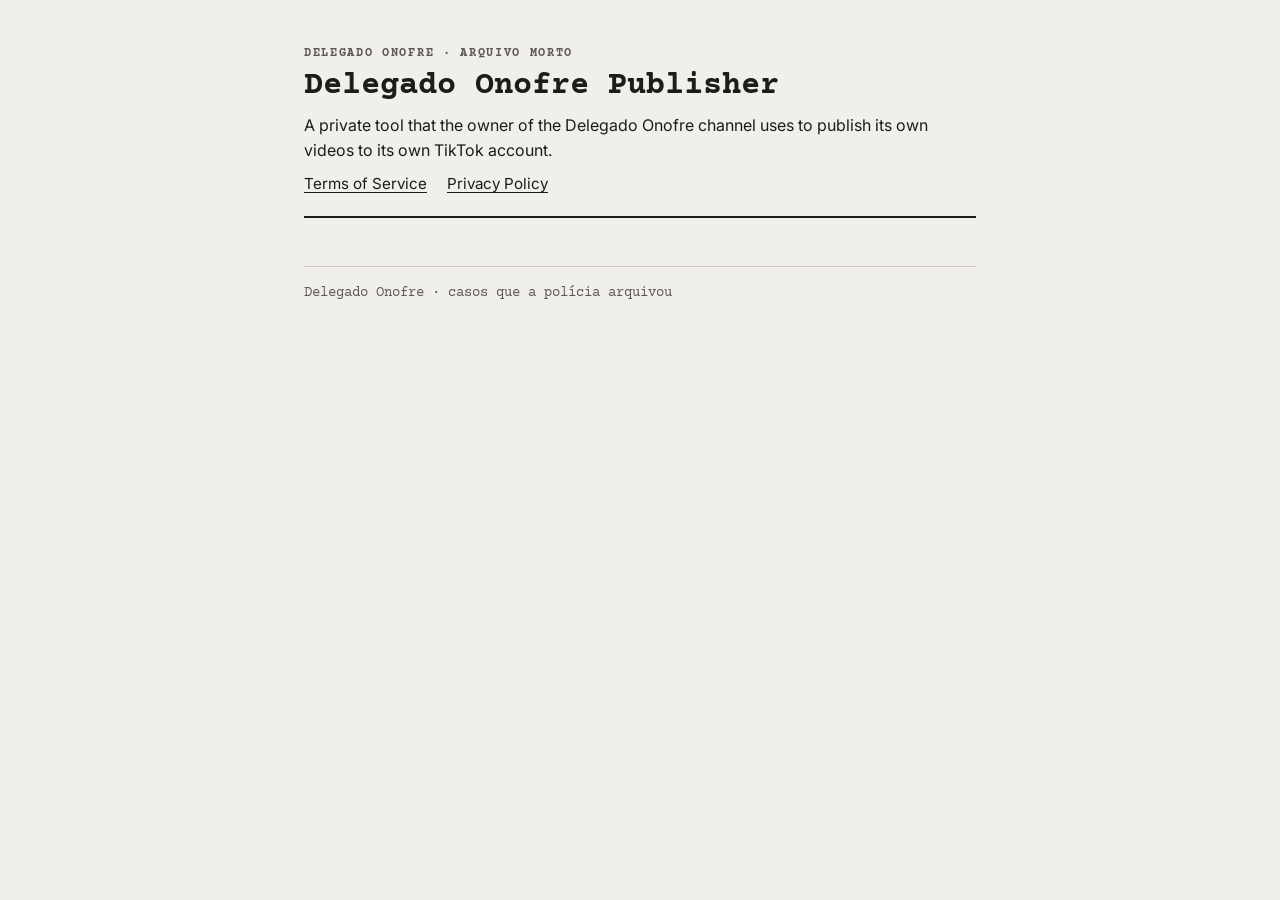
<file: index.html>
<!doctype html>
<html lang="en">
<head>
<meta charset="utf-8">
<meta name="viewport" content="width=device-width,initial-scale=1">
<title>Delegado Onofre Publisher</title>
<link rel="stylesheet" href="https://fonts.googleapis.com/css2?family=Courier+Prime:wght@400;700&family=Inter:wght@400;600&display=swap">
<link rel="stylesheet" href="style.css">
</head>
<body>
<div class="wrap">
  <header>
    <span class="kicker">Delegado Onofre · Arquivo Morto</span>
    <h1>Delegado Onofre Publisher</h1>
    <p>A private tool that the owner of the Delegado Onofre channel uses to publish its own videos to its own TikTok account.</p>
    <nav aria-label="Pages">
      <a href="terms.html">Terms of Service</a>
      <a href="privacy.html">Privacy Policy</a>
    </nav>
  </header>
  <footer>Delegado Onofre · casos que a polícia arquivou</footer>
</div>
</body>
</html>
</file>
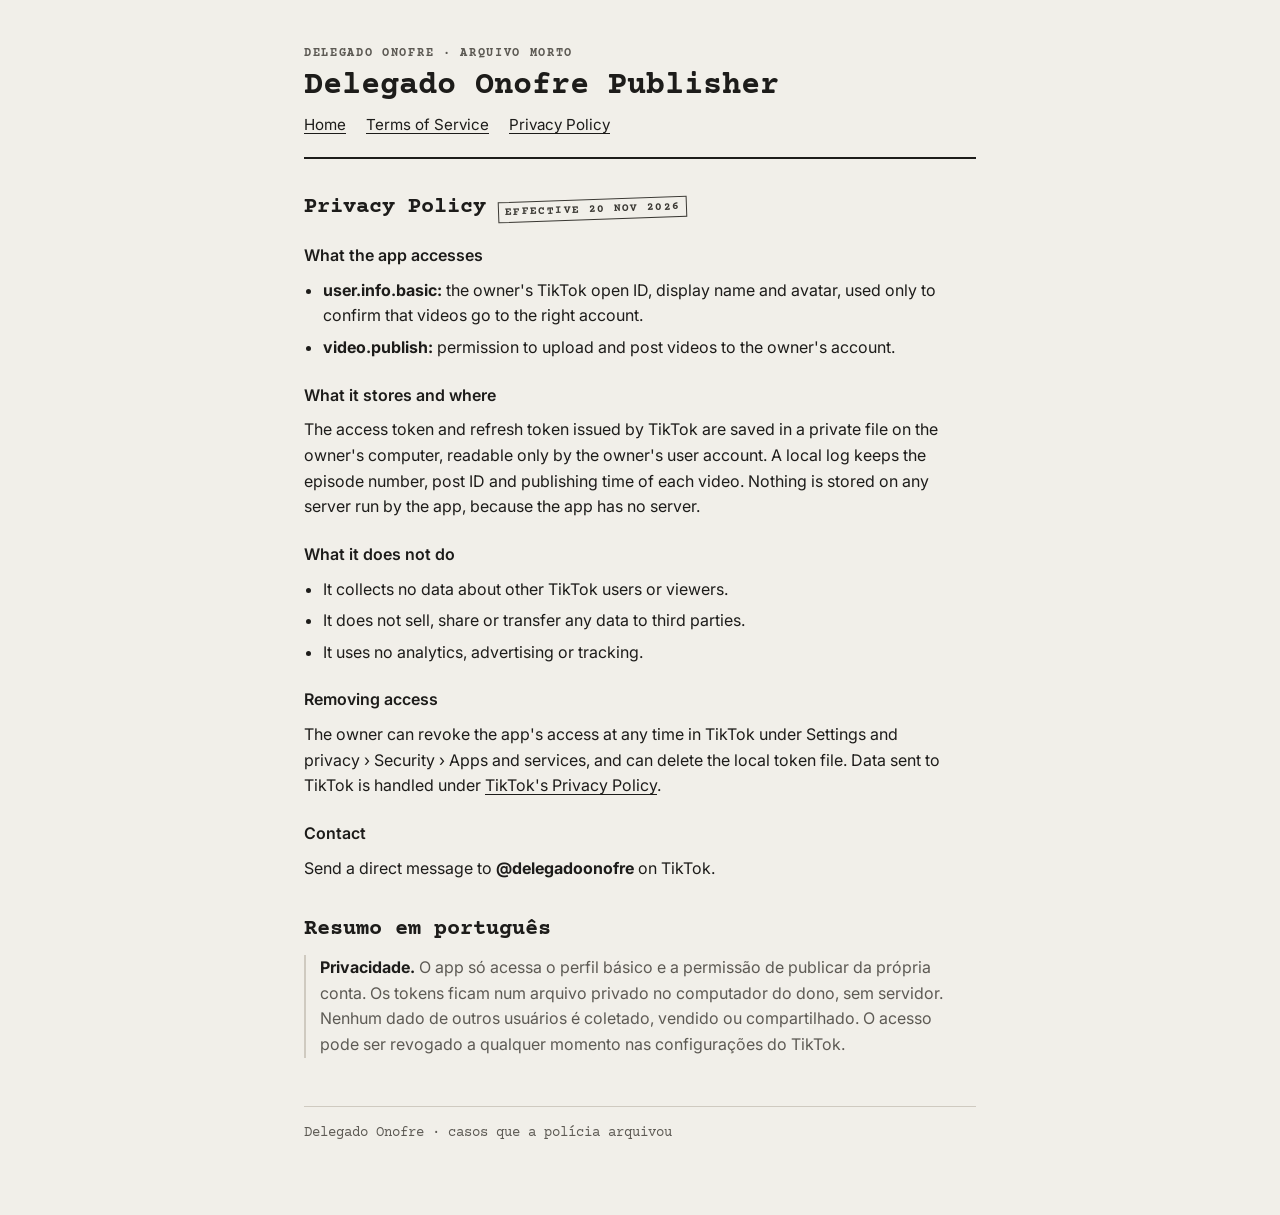
<file: privacy.html>
<!doctype html>
<html lang="en">
<head>
<meta charset="utf-8">
<meta name="viewport" content="width=device-width,initial-scale=1">
<title>Privacy Policy · Delegado Onofre Publisher</title>
<link rel="stylesheet" href="https://fonts.googleapis.com/css2?family=Courier+Prime:wght@400;700&family=Inter:wght@400;600&display=swap">
<link rel="stylesheet" href="style.css">
</head>
<body>
<div class="wrap">
  <header>
    <span class="kicker">Delegado Onofre · Arquivo Morto</span>
    <h1>Delegado Onofre Publisher</h1>
    <nav aria-label="Pages">
      <a href="index.html">Home</a>
      <a href="terms.html">Terms of Service</a>
      <a href="privacy.html" aria-current="page">Privacy Policy</a>
    </nav>
  </header>

  <section id="privacy">
    <h2>Privacy Policy <span class="stamp">Effective 20 Nov 2026</span></h2>
    <h3>What the app accesses</h3>
    <ul>
      <li><strong>user.info.basic:</strong> the owner's TikTok open ID, display name and avatar, used only to confirm that videos go to the right account.</li>
      <li><strong>video.publish:</strong> permission to upload and post videos to the owner's account.</li>
    </ul>
    <h3>What it stores and where</h3>
    <p>The access token and refresh token issued by TikTok are saved in a private file on the owner's computer, readable only by the owner's user account. A local log keeps the episode number, post ID and publishing time of each video. Nothing is stored on any server run by the app, because the app has no server.</p>
    <h3>What it does not do</h3>
    <ul>
      <li>It collects no data about other TikTok users or viewers.</li>
      <li>It does not sell, share or transfer any data to third parties.</li>
      <li>It uses no analytics, advertising or tracking.</li>
    </ul>
    <h3>Removing access</h3>
    <p>The owner can revoke the app's access at any time in TikTok under Settings and privacy › Security › Apps and services, and can delete the local token file. Data sent to TikTok is handled under <a href="https://www.tiktok.com/legal/privacy-policy" target="_blank" rel="noopener">TikTok's Privacy Policy</a>.</p>
    <h3>Contact</h3>
    <p>Send a direct message to <strong>@delegadoonofre</strong> on TikTok.</p>
  </section>

  <section id="pt">
    <h2>Resumo em português</h2>
    <div class="pt">
      <p><strong>Privacidade.</strong> O app só acessa o perfil básico e a permissão de publicar da própria conta. Os tokens ficam num arquivo privado no computador do dono, sem servidor. Nenhum dado de outros usuários é coletado, vendido ou compartilhado. O acesso pode ser revogado a qualquer momento nas configurações do TikTok.</p>
    </div>
  </section>

  <footer>Delegado Onofre · casos que a polícia arquivou</footer>
</div>
</body>
</html>
</file>
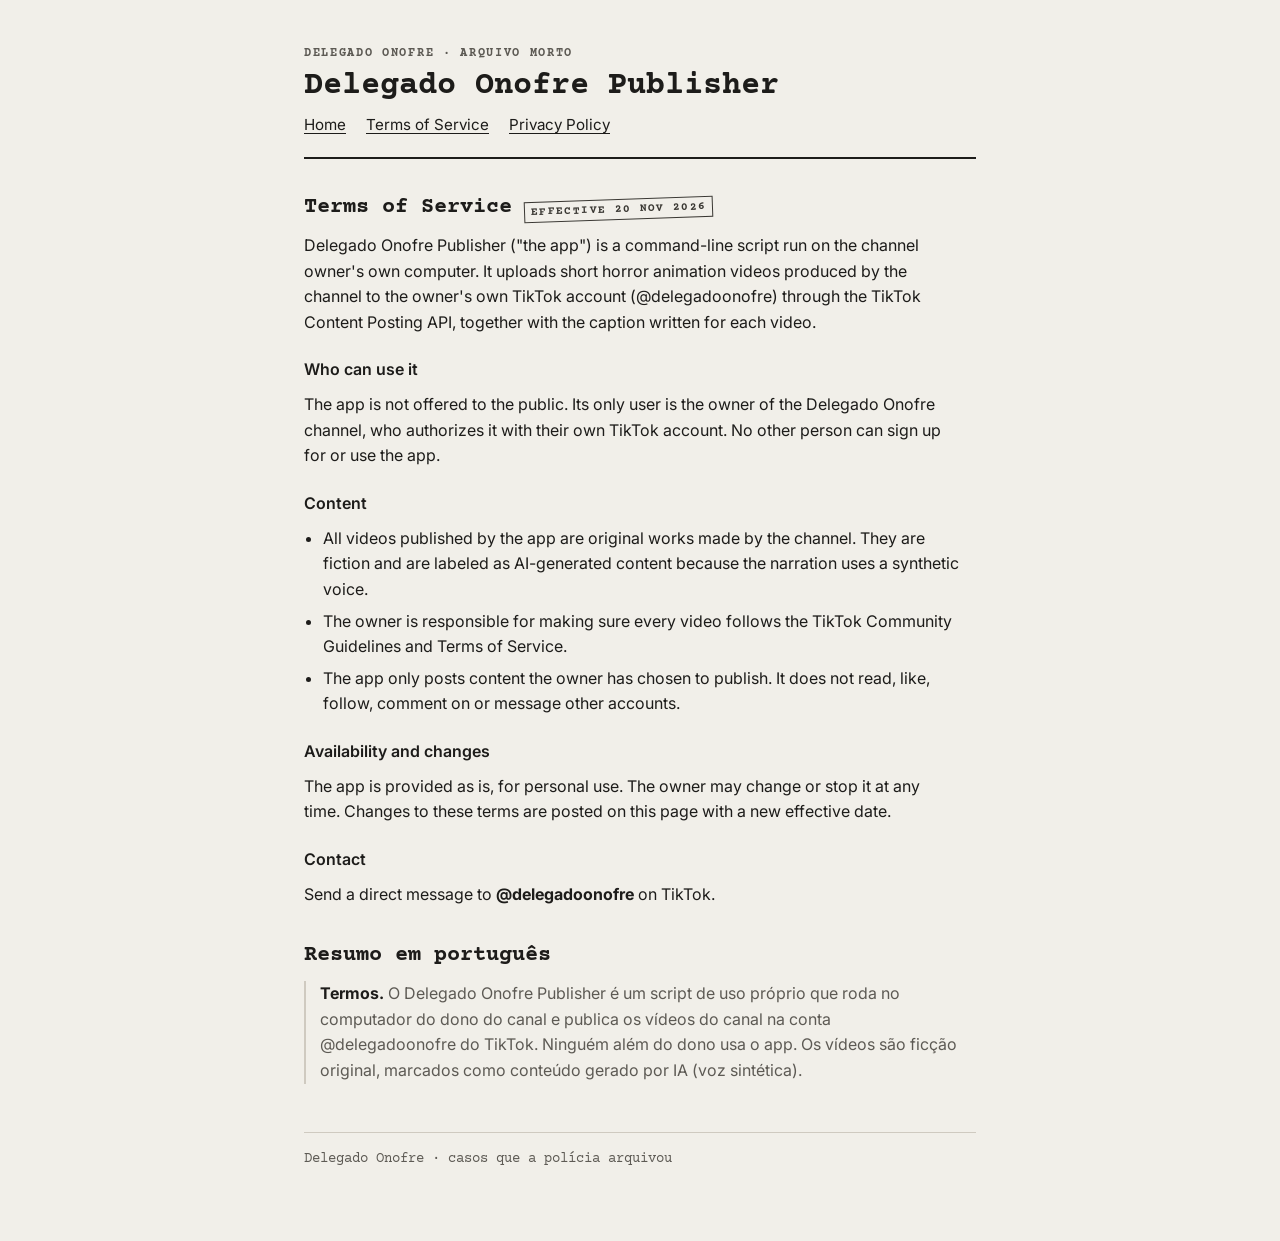
<file: terms.html>
<!doctype html>
<html lang="en">
<head>
<meta charset="utf-8">
<meta name="viewport" content="width=device-width,initial-scale=1">
<title>Terms of Service · Delegado Onofre Publisher</title>
<link rel="stylesheet" href="https://fonts.googleapis.com/css2?family=Courier+Prime:wght@400;700&family=Inter:wght@400;600&display=swap">
<link rel="stylesheet" href="style.css">
</head>
<body>
<div class="wrap">
  <header>
    <span class="kicker">Delegado Onofre · Arquivo Morto</span>
    <h1>Delegado Onofre Publisher</h1>
    <nav aria-label="Pages">
      <a href="index.html">Home</a>
      <a href="terms.html" aria-current="page">Terms of Service</a>
      <a href="privacy.html">Privacy Policy</a>
    </nav>
  </header>

  <section id="terms">
    <h2>Terms of Service <span class="stamp">Effective 20 Nov 2026</span></h2>
    <p>Delegado Onofre Publisher ("the app") is a command-line script run on the channel owner's own computer. It uploads short horror animation videos produced by the channel to the owner's own TikTok account (@delegadoonofre) through the TikTok Content Posting API, together with the caption written for each video.</p>
    <h3>Who can use it</h3>
    <p>The app is not offered to the public. Its only user is the owner of the Delegado Onofre channel, who authorizes it with their own TikTok account. No other person can sign up for or use the app.</p>
    <h3>Content</h3>
    <ul>
      <li>All videos published by the app are original works made by the channel. They are fiction and are labeled as AI-generated content because the narration uses a synthetic voice.</li>
      <li>The owner is responsible for making sure every video follows the TikTok Community Guidelines and Terms of Service.</li>
      <li>The app only posts content the owner has chosen to publish. It does not read, like, follow, comment on or message other accounts.</li>
    </ul>
    <h3>Availability and changes</h3>
    <p>The app is provided as is, for personal use. The owner may change or stop it at any time. Changes to these terms are posted on this page with a new effective date.</p>
    <h3>Contact</h3>
    <p>Send a direct message to <strong>@delegadoonofre</strong> on TikTok.</p>
  </section>

  <section id="pt">
    <h2>Resumo em português</h2>
    <div class="pt">
      <p><strong>Termos.</strong> O Delegado Onofre Publisher é um script de uso próprio que roda no computador do dono do canal e publica os vídeos do canal na conta @delegadoonofre do TikTok. Ninguém além do dono usa o app. Os vídeos são ficção original, marcados como conteúdo gerado por IA (voz sintética).</p>
    </div>
  </section>

  <footer>Delegado Onofre · casos que a polícia arquivou</footer>
</div>
</body>
</html>
</file>
<file: style.css>
:root {
  --bg: #f1efe9; --fg: #1d1c1a; --muted: #5d5a54; --line: #cfcac0; --stamp: #3a3833;
  --display: "Courier Prime", "Courier New", ui-monospace, monospace;
  --body: "Inter", system-ui, -apple-system, "Segoe UI", sans-serif;
  color-scheme: light;
}
@media (prefers-color-scheme: dark) {
  :root { --bg: #141412; --fg: #e8e4da; --muted: #a29d92; --line: #3a3833; --stamp: #cfc9bc; color-scheme: dark; }
}
* { box-sizing: border-box; }
body { margin: 0; background: var(--bg); color: var(--fg); font: 16px/1.6 var(--body); }
.wrap { max-width: 44rem; margin: 0 auto; padding: 48px 16px 72px; }
header { display: grid; gap: 8px; border-bottom: 2px solid var(--fg); padding-bottom: 20px; }
.kicker { font: 700 0.75rem/1 var(--display); letter-spacing: 0.14em; text-transform: uppercase; color: var(--muted); }
h1 { font: 700 2rem/1.15 var(--display); margin: 0; }
nav { display: flex; flex-wrap: wrap; gap: 8px 20px; font-size: 0.95rem; }
a { color: var(--fg); text-underline-offset: 3px; }
section { display: grid; gap: 12px; padding-top: 36px; }
h2 { font: 700 1.35rem/1.2 var(--display); margin: 0; display: flex; align-items: baseline; gap: 12px; flex-wrap: wrap; }
.stamp { font: 700 0.7rem/1 var(--display); letter-spacing: 0.12em; text-transform: uppercase;
  border: 1.5px solid var(--stamp); color: var(--stamp); padding: 4px 6px; transform: rotate(-2deg); }
h3 { font: 600 1rem/1.3 var(--body); margin: 12px 0 0; }
p, li { margin: 0; max-width: 65ch; }
ul { margin: 0; padding-left: 1.2rem; display: grid; gap: 6px; }
.pt { color: var(--muted); border-left: 2px solid var(--line); padding-left: 14px; }
.pt strong { color: var(--fg); }
footer { margin-top: 48px; padding-top: 16px; border-top: 1px solid var(--line); color: var(--muted); font: 0.85rem/1.5 var(--display); }
</file>
